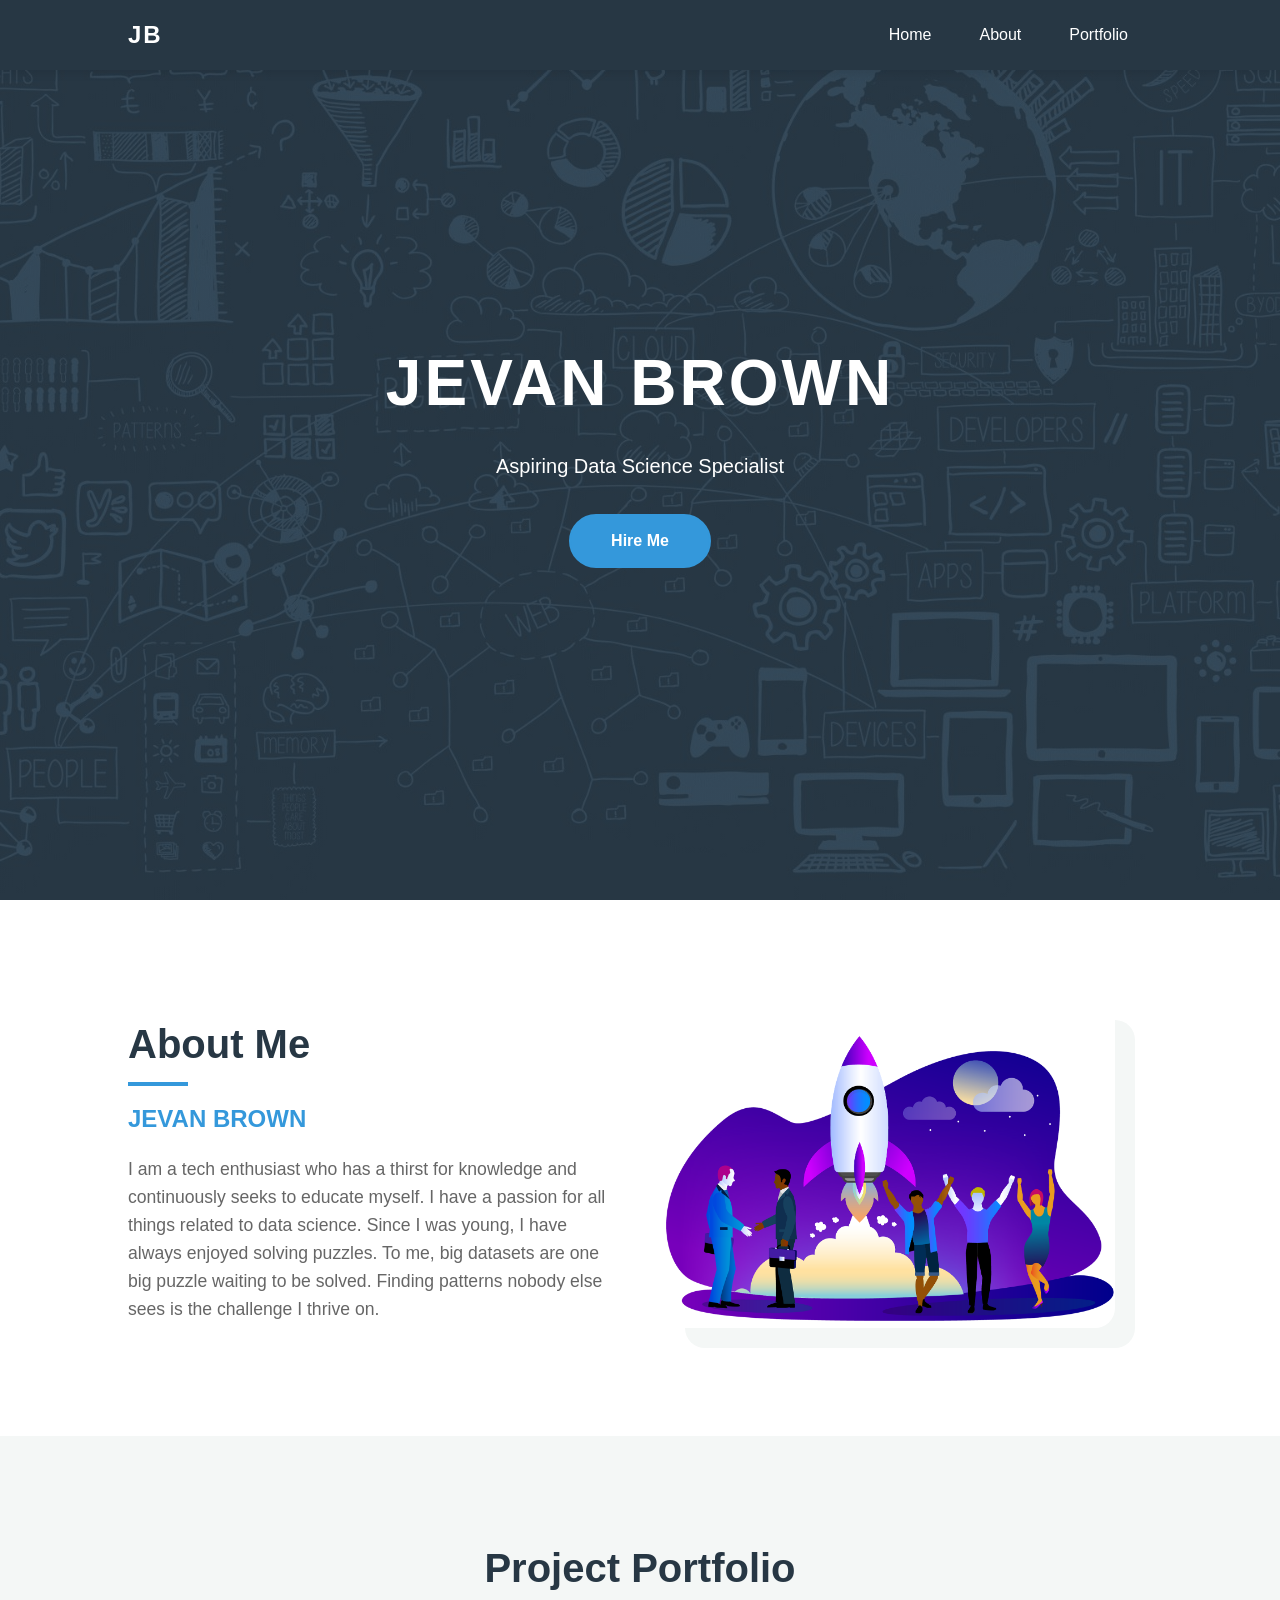
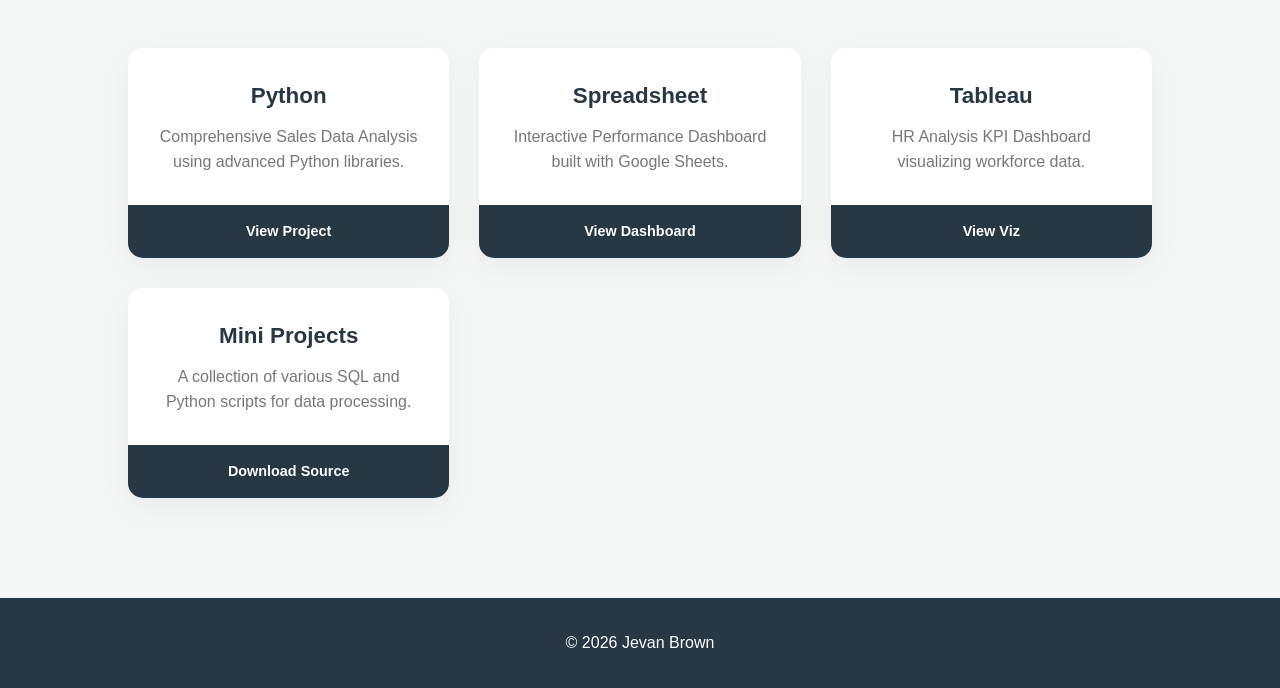
<file: index.html>
<!DOCTYPE html>
<html lang="en">
<head>
    <meta charset="UTF-8">
    <meta name="viewport" content="width=device-width, initial-scale=1.0">
    <title>Jevan Brown | Data Analysis Portfolio</title>
    <link rel="stylesheet" href="style.css">
</head>
<body>
    <nav class="navbar">
        <div class="logo">JB</div>
        <ul>
            <li><a href="#home">Home</a></li>
            <li><a href="#about">About</a></li>
            <li><a href="#portfolio">Portfolio</a></li>
        </ul>
    </nav>
    
    <section id="home">
        <div class="main">
            <h1>JEVAN BROWN</h1>
            <p>Aspiring Data Science Specialist</p>
            <a href="https://api.whatsapp.com/send?phone=18767981020&text=Hi%20Jevan,%20we%20love%20your%20portfolio%20and%20would%20like%20to%20arrange%20a%20date%20for%20an%20interview" class="btn">Hire Me</a>
        </div>
    </section>
    
    <section id="about">
        <div class="intro">
            <h1>About Me</h1>
            <h2>JEVAN BROWN</h2>
            <p>
                I am a tech enthusiast who has a thirst for knowledge and continuously seeks to educate myself. 
                I have a passion for all things related to data science. Since I was young, I have always enjoyed solving puzzles. 
                To me, big datasets are one big puzzle waiting to be solved. Finding patterns nobody else sees is the challenge I thrive on.
            </p>
        </div>
        <div class="about-img">
            <img src="image/vector.png" alt="Profile Vector">
        </div>
    </section>
    
    <section id="portfolio">
        <h1>Project Portfolio</h1>
        <div class="portfolio-grid">
            <a href="python/Sales_Data_Analysis.html" class="portfolio-card">
                <div class="card-content">
                    <h3>Python</h3>
                    <p>Comprehensive Sales Data Analysis using advanced Python libraries.</p>
                </div>
                <div class="card-footer">View Project</div>
            </a>
            
            <a href="https://docs.google.com/spreadsheets/d/1yHL5czMf3x0dkRXb3mhLuSi0KKBbpbpKlTD48hemGEQ/edit?usp=sharing" target="_blank" class="portfolio-card">
                <div class="card-content">
                    <h3>Spreadsheet</h3>
                    <p>Interactive Performance Dashboard built with Google Sheets.</p>
                </div>
                <div class="card-footer">View Dashboard</div>
            </a>
            
            <a href="https://public.tableau.com/views/HRAnalysisKPI/Dashboard1?:language=en-GB&:display_count=n&:origin=viz_share_link" target="_blank" class="portfolio-card">
                <div class="card-content">
                    <h3>Tableau</h3>
                    <p>HR Analysis KPI Dashboard visualizing workforce data.</p>
                </div>
                <div class="card-footer">View Viz</div>
            </a>
            
            <a href="Mini_Project.rar" class="portfolio-card">
                <div class="card-content">
                    <h3>Mini Projects</h3>
                    <p>A collection of various SQL and Python scripts for data processing.</p>
                </div>
                <div class="card-footer">Download Source</div>
            </a>
        </div>
    </section>

    <footer style="background-color: var(--primary-color); color: white; text-align: center; padding: 2rem 0;">
        <p>&copy; 2026 Jevan Brown</p>
    </footer>
</body>
</html>
</file>
<file: style.css>
:root {
    --primary-color: #273744;
    --accent-color: #3498db;
    --text-color: #333;
    --bg-light: #f4f7f6;
    --white: #ffffff;
    --transition: all 0.3s ease;
}

* {
    margin: 0;
    padding: 0;
    box-sizing: border-box;
}

body {
    font-family: 'Segoe UI', Tahoma, Geneva, Verdana, sans-serif;
    line-height: 1.6;
    color: var(--text-color);
    background-color: var(--bg-light);
    scroll-behavior: smooth;
}

/* Navbar */
.navbar {
    display: flex;
    justify-content: space-between;
    align-items: center;
    background-color: var(--primary-color);
    padding: 1rem 10%;
    position: fixed;
    width: 100%;
    top: 0;
    z-index: 1000;
    box-shadow: 0 2px 10px rgba(0,0,0,0.1);
}

.navbar .logo {
    color: var(--white);
    font-size: 1.5rem;
    font-weight: bold;
    text-transform: uppercase;
    letter-spacing: 2px;
}

.navbar ul {
    display: flex;
    list-style: none;
}

.navbar ul li a {
    text-decoration: none;
    color: var(--white);
    padding: 0.5rem 1.5rem;
    font-weight: 500;
    transition: var(--transition);
}

.navbar ul li a:hover {
    color: var(--accent-color);
}

/* Home Section */
#home {
    height: 100vh;
    background: linear-gradient(rgba(39, 55, 68, 0.8), rgba(39, 55, 68, 0.8)), url('image/img4.jpg') no-repeat center center/cover;
    display: flex;
    justify-content: center;
    align-items: center;
    text-align: center;
    color: var(--white);
    padding: 0 20px;
}

.main h1 {
    font-size: 4rem;
    margin-bottom: 1rem;
    letter-spacing: 3px;
    animation: fadeInDown 1s ease-out;
}

.main p {
    font-size: 1.25rem;
    margin-bottom: 2rem;
    max-width: 600px;
    margin-left: auto;
    margin-right: auto;
}

.btn {
    display: inline-block;
    padding: 12px 40px;
    background-color: var(--accent-color);
    color: var(--white);
    text-decoration: none;
    border-radius: 50px;
    font-weight: bold;
    transition: var(--transition);
    border: 2px solid var(--accent-color);
}

.btn:hover {
    background-color: transparent;
    color: var(--white);
    transform: translateY(-3px);
    box-shadow: 0 5px 15px rgba(52, 152, 219, 0.4);
}

/* About Section */
#about {
    padding: 100px 10%;
    background-color: var(--white);
    display: grid;
    grid-template-columns: 1fr 1fr;
    gap: 50px;
    align-items: center;
}

#about .intro h1 {
    font-size: 2.5rem;
    color: var(--primary-color);
    margin-bottom: 1.5rem;
    position: relative;
}

#about .intro h1::after {
    content: '';
    position: absolute;
    bottom: -10px;
    left: 0;
    width: 60px;
    height: 4px;
    background-color: var(--accent-color);
}

#about .intro h2 {
    font-size: 1.5rem;
    margin-bottom: 1rem;
    color: var(--accent-color);
}

#about .intro p {
    font-size: 1.1rem;
    color: #666;
}

#about .about-img img {
    width: 100%;
    max-width: 450px;
    border-radius: 20px;
    box-shadow: 20px 20px 0px var(--bg-light);
}

/* Portfolio Section */
#portfolio {
    padding: 100px 10%;
    background-color: var(--bg-light);
}

#portfolio h1 {
    text-align: center;
    font-size: 2.5rem;
    margin-bottom: 3rem;
    color: var(--primary-color);
}

.portfolio-grid {
    display: grid;
    grid-template-columns: repeat(auto-fit, minmax(280px, 1fr));
    gap: 30px;
}

.portfolio-card {
    background: var(--white);
    border-radius: 15px;
    overflow: hidden;
    box-shadow: 0 10px 30px rgba(0,0,0,0.05);
    transition: var(--transition);
    text-decoration: none;
    color: inherit;
    display: flex;
    flex-direction: column;
}

.portfolio-card:hover {
    transform: translateY(-10px);
    box-shadow: 0 20px 40px rgba(0,0,0,0.1);
}

.card-content {
    padding: 30px;
    text-align: center;
}

.card-content h3 {
    font-size: 1.4rem;
    color: var(--primary-color);
    margin-bottom: 10px;
}

.card-content p {
    color: #777;
    font-size: 1rem;
}

.card-footer {
    padding: 15px;
    background-color: var(--primary-color);
    color: var(--white);
    text-align: center;
    font-weight: bold;
    font-size: 0.9rem;
}

/* Animations */
@keyframes fadeInDown {
    from {
        opacity: 0;
        transform: translateY(-30px);
    }
    to {
        opacity: 1;
        transform: translateY(0);
    }
}

/* Responsive Design */
@media (max-width: 768px) {
    .navbar {
        padding: 1rem 5%;
    }
    .navbar ul {
        display: none; /* Simple mobile fix: hide nav */
    }
    .main h1 {
        font-size: 2.5rem;
    }
    #about {
        grid-template-columns: 1fr;
        text-align: center;
    }
    #about .intro h1::after {
        left: 50%;
        transform: translateX(-50%);
    }
    #about .about-img {
        order: -1;
    }
}
</file>
